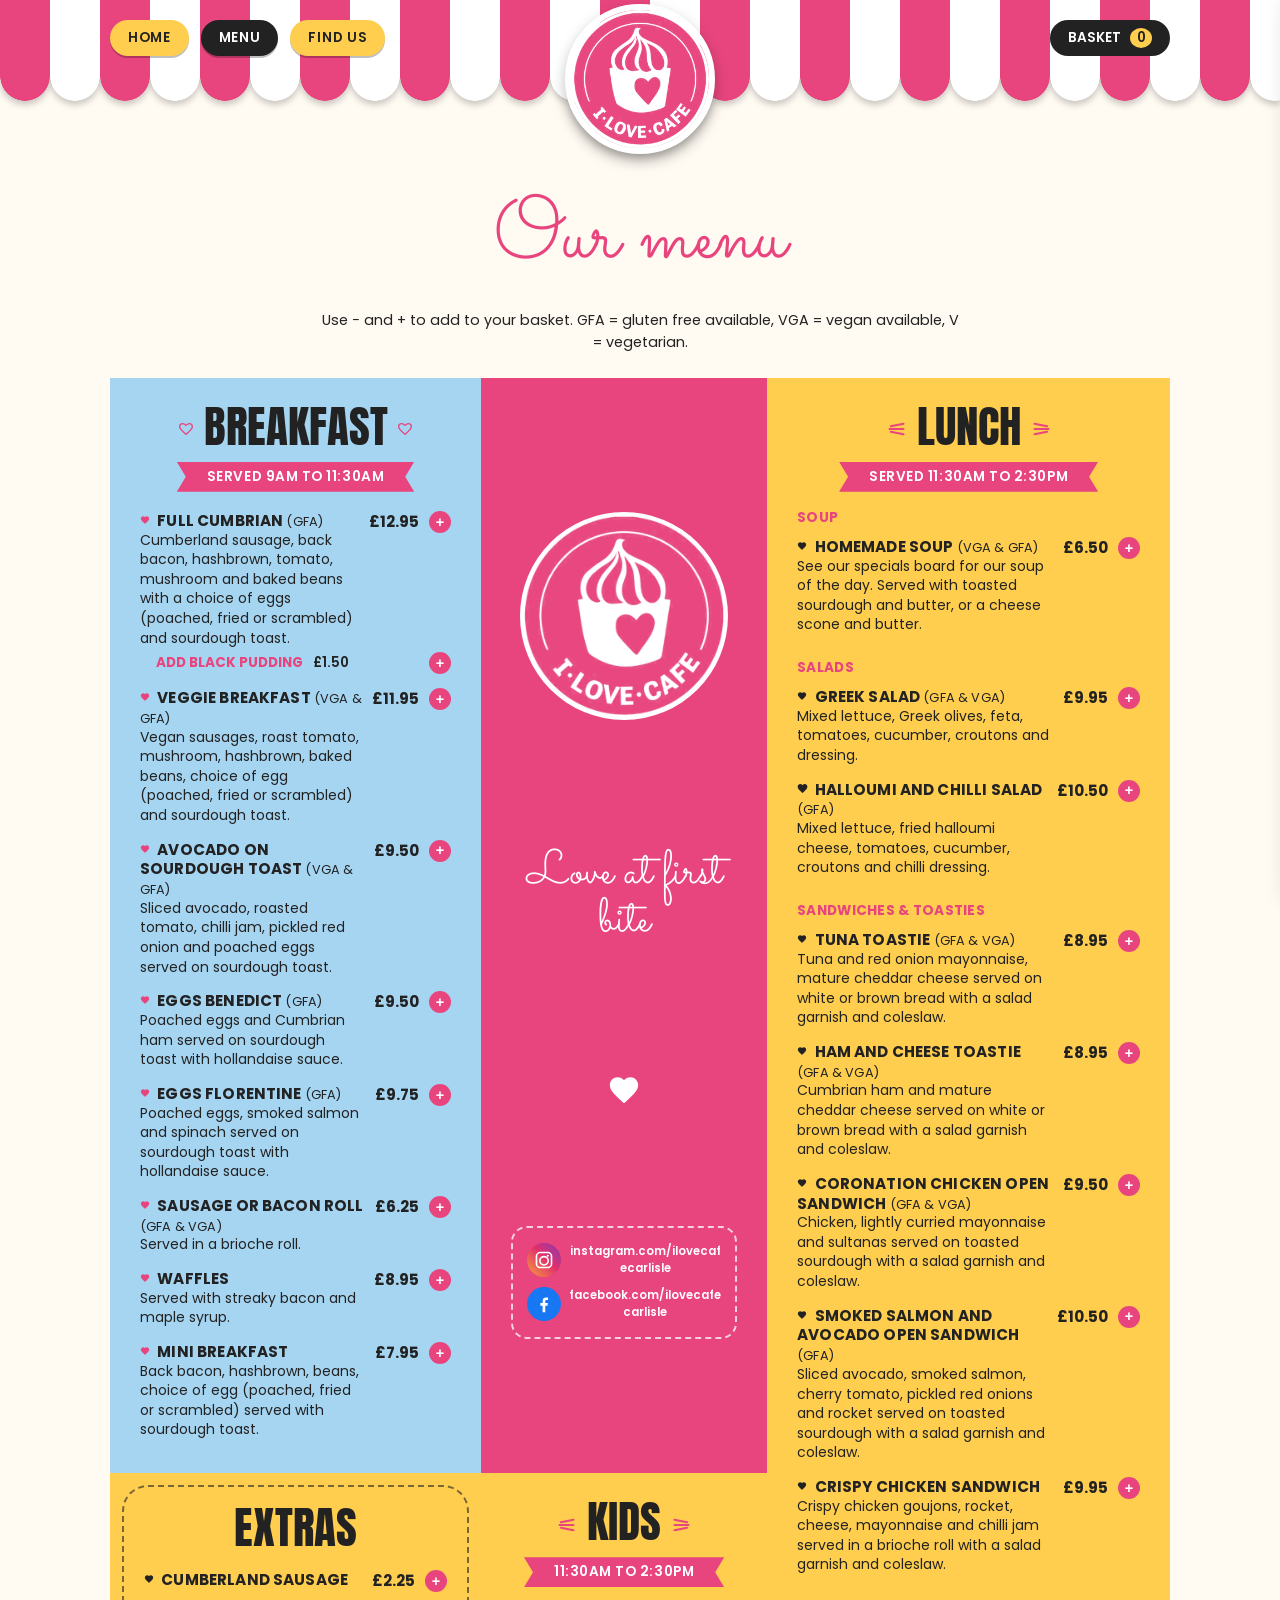
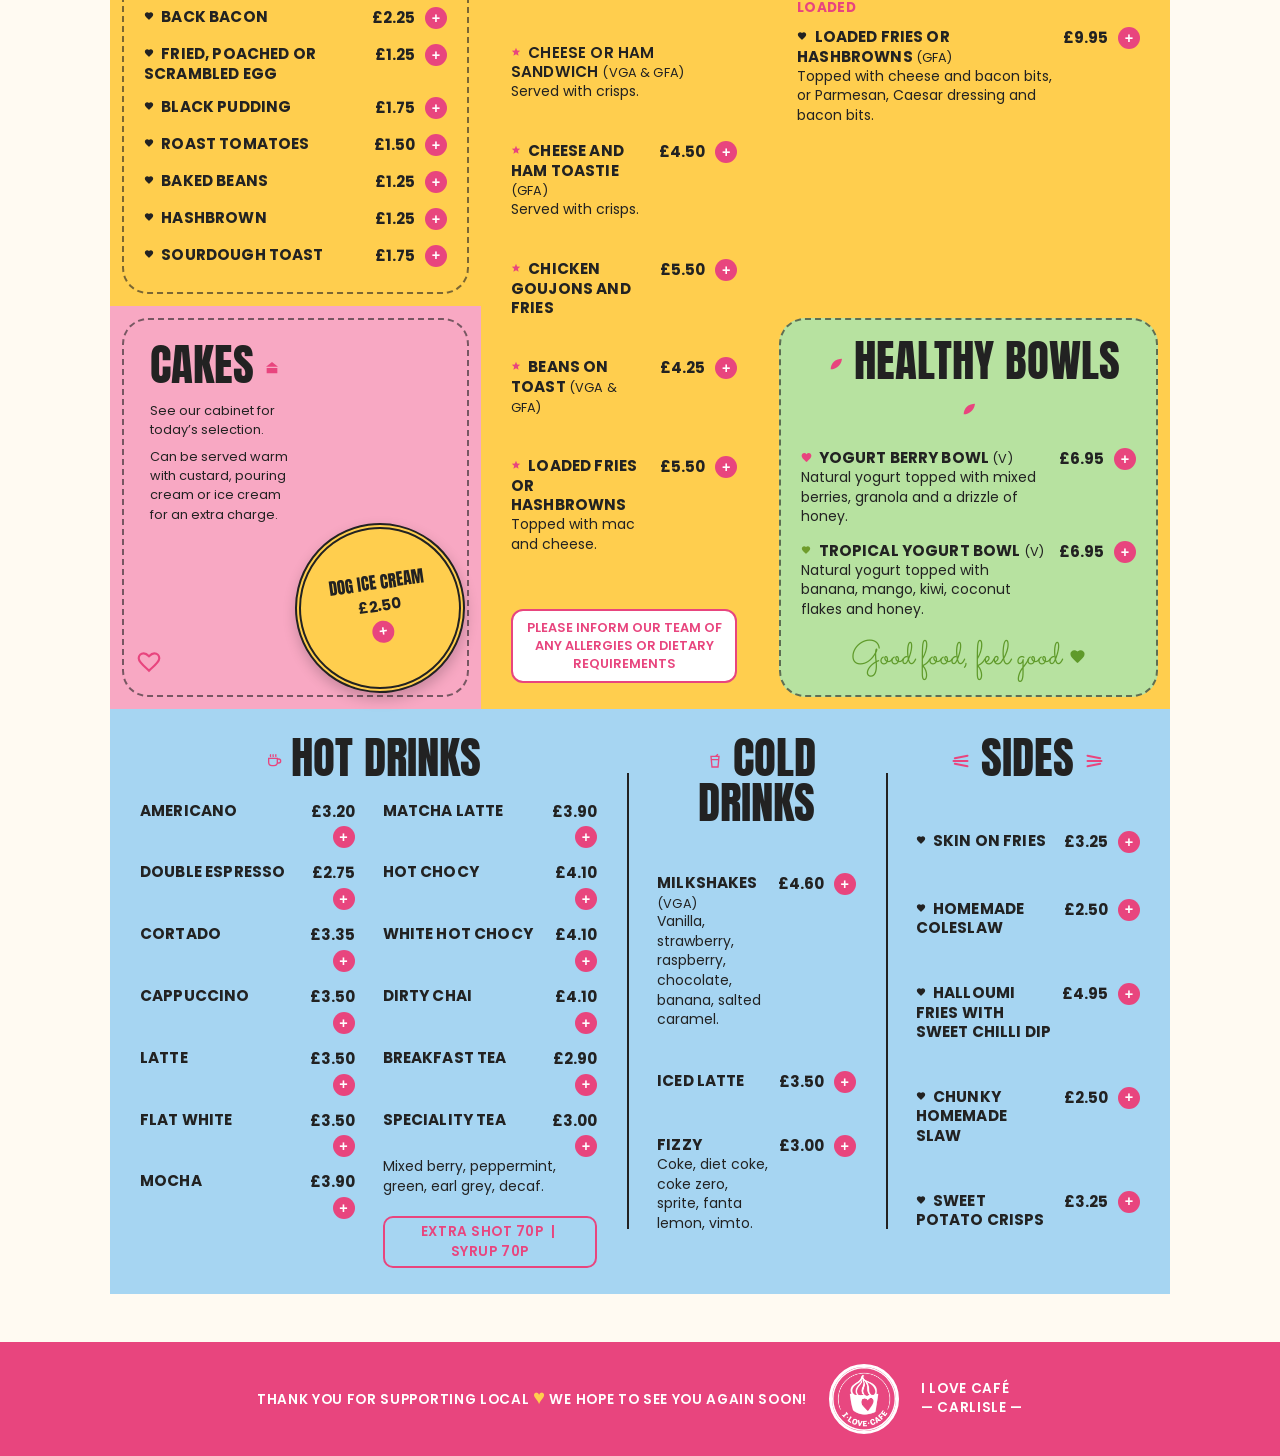
<file: menu.html>
<!DOCTYPE html>
<html lang="en">

<head>
  <meta charset="utf-8">
  <meta name="viewport" content="width=device-width, initial-scale=1">
  <title>Menu | I Love Café Carlisle</title>
  <link href="https://fonts.googleapis.com/css2?family=Anton&family=Poppins:wght@400;600&family=Sacramento&display=swap"
    rel="stylesheet">
  <link rel="stylesheet" href="./style.css">
</head>

<body>


  <!-- ===== NAVBAR (same on every page) ===== -->
  <header class="navbar">
    <nav class="navbar__links navbar__links--left" id="navLinksLeft" aria-label="Main">
      <a class="navbar__link" href="index.html">Home</a>
      <a class="navbar__link navbar__link--active" aria-current="page" href="menu.html">Menu</a>
      <a class="navbar__link" href="index.html#find-us">Find us</a>
    </nav>
    <a class="navbar__logo" href="index.html" aria-label="I Love Café home">
      <img class="navbar__logo-image" src="images/logo-pink.png" alt="I Love Café logo">
    </a>
    <nav class="navbar__links navbar__links--right">
      <button class="navbar__basket-button" id="openBasket">Basket <span class="navbar__basket-count"
          id="basketCount">0</span></button>
    </nav>
    <button class="navbar__burger" id="burgerButton" aria-label="Open menu" aria-expanded="false"
      aria-controls="navLinksLeft">&#9776;</button>
  </header>


  <div class="page-heading">
    <h1>Our menu</h1>
    <p>Use &minus; and + to add to your basket. GFA = gluten free available, VGA = vegan available, V = vegetarian.</p>
  </div>


  <main class="menu-page">
    <div class="menu-layout">


      <!-- LEFT COLUMN -->
      <div class="menu-column">
        <section class="menu-block menu-block--blue">
          <h3 class="menu-block__title">Breakfast</h3><br>
          <span class="menu-block__time">Served 9am to 11:30am</span>
          <div class="menu-items" data-category="breakfast"></div>
        </section>
        <section class="menu-block menu-block--yellow menu-block--boxed">
          <h3 class="menu-block__title">Extras</h3>
          <div class="menu-items" data-category="extras"></div>
        </section>
        <section class="menu-block menu-block--pink-light menu-block--boxed menu-block--cakes">
          <h3 class="menu-block__title">Cakes</h3>
          <div class="menu-items" data-category="cakes"></div>
        </section>
      </div>


      <!-- MIDDLE COLUMN (brand panel + kids) -->
      <div class="menu-column menu-column--brand">
        <section class="menu-block menu-block--pink">
          <img class="menu-brand__logo" src="images/logo-pink.png" alt="I Love Café Carlisle">
          <p class="menu-brand__tagline">Love at first bite</p>
          <svg class="menu-brand__heart" viewBox="0 0 24 24" aria-hidden="true">
            <path
              d="M12 21.35l-1.45-1.32C5.4 15.36 2 12.28 2 8.5 2 5.42 4.42 3 7.5 3c1.74 0 3.41.81 4.5 2.09C13.09 3.81 14.76 3 16.5 3 19.58 3 22 5.42 22 8.5c0 3.78-3.4 6.86-8.55 11.54L12 21.35z" />
          </svg>
          <div class="menu-brand__socials"><a class="menu-brand__social" href="https://instagram.com/ilovecafecarlisle">
              <svg class="menu-brand__icon" viewBox="0 0 24 24" aria-hidden="true">
                <path
                  d="M7 2C4.24 2 2 4.24 2 7v10c0 2.76 2.24 5 5 5h10c2.76 0 5-2.24 5-5V7c0-2.76-2.24-5-5-5H7zm10 2c1.66 0 3 1.34 3 3v10c0 1.66-1.34 3-3 3H7c-1.66 0-3-1.34-3-3V7c0-1.66 1.34-3 3-3h10zm-5 3a6 6 0 1 0 0 12 6 6 0 0 0 0-12zm0 2a4 4 0 1 1 0 8 4 4 0 0 1 0-8zm4.6-3.4a1.3 1.3 0 1 0 0 2.6 1.3 1.3 0 0 0 0-2.6z" />
              </svg>
              instagram.com/ilovecafecarlisle
            </a>
            <a class="menu-brand__social" href="https://facebook.com/ilovecafecarlisle">
              <svg class="menu-brand__icon" viewBox="0 0 24 24" aria-hidden="true">
                <path
                  d="M13.5 22v-8h2.7l.4-3.2h-3.1V8.7c0-.9.3-1.6 1.7-1.6h1.6V4.2c-.3 0-1.3-.1-2.4-.1-2.4 0-4 1.4-4 4.1v2.6H7.6V14h2.7v8h3.2z" />
              </svg>
              facebook.com/ilovecafecarlisle
            </a>
          </div>
        </section>
        <section class="menu-block menu-block--yellow">
          <h3 class="menu-block__title">Kids</h3><br>
          <span class="menu-block__time">11:30am to 2:30pm</span>
          <div class="menu-items" data-category="kids"></div>
          <div class="menu-brand__allergy">Please inform our team of any allergies or dietary requirements</div>
        </section>
      </div>


      <!-- RIGHT COLUMN -->
      <div class="menu-column">
        <section class="menu-block menu-block--yellow">
          <h3 class="menu-block__title">Lunch</h3><br>
          <span class="menu-block__time">Served 11:30am to 2:30pm</span>
          <div class="menu-items" data-category="lunch"></div>
        </section>
        <section class="menu-block menu-block--green">
          <h3 class="menu-block__title">Healthy bowls</h3>
          <div class="menu-items" data-category="bowls"></div>
        </section>
      </div>
    </div>


    <!-- BOTTOM ROW: drinks and sides -->
    <div class="menu-bottom">
      <section class="menu-block menu-block--blue">
        <h3 class="menu-block__title">Hot drinks</h3>
        <div class="menu-items menu-items--two-col" data-category="hot"></div>
      </section>
      <section class="menu-block menu-block--blue">
        <h3 class="menu-block__title">Cold drinks</h3>
        <div class="menu-items" data-category="cold"></div>
      </section>
      <section class="menu-block menu-block--blue">
        <h3 class="menu-block__title">Sides</h3>
        <div class="menu-items" data-category="sides"></div>
      </section>
    </div>
  </main>


  <footer class="footer">
    <span>Thank you for supporting local <span class="footer__heart">&hearts;</span> We hope to see you again
      soon!</span>
    <img class="footer__logo" src="images/logo-pink.png" alt="I Love Café Carlisle">
    <span class="footer__name">I Love Café<br>&mdash; Carlisle &mdash;</span>
  </footer>


  <script src="https://cdnjs.cloudflare.com/ajax/libs/jquery/3.7.1/jquery.min.js"></script>
  <script src="main.js"></script>
</body>

</html>
</file>
<file: style.css>
/* =====================================================
   I LOVE CAFE - STYLESHEET
   1. Colours & basics   2. Navbar (awning)   3. Hero
   4. Home sections      5. Menu page         6. Basket
   7. Footer             8. Mobile
   ===================================================== */


/* ---------- 1. COLOURS & BASICS (taken from the printed menu) ---------- */
:root {
  --colour-blue: #a6d5f2;
  --colour-pink: #e8457e;
  --colour-pink-light: #f8a8c3;
  --colour-yellow: #ffce4e;
  --colour-green: #b7e2a0;
  --colour-cream: #fffaf2;
  --colour-ink: #222222;
  --font-script: 'Sacramento', cursive;
  /* h1 and h2, like "Love at first bite" */
  --font-title: 'Anton', Impact, sans-serif;
  /* bold block titles, like "BREAKFAST" */
  --font-body: 'Poppins', Arial, sans-serif;
  --stripe-width: 50px;
  /* width of one awning stripe */
  --navbar-height: 76px;
}


* {
  box-sizing: border-box;
}


body {
  overflow-x: hidden;
  margin: 0;
  font-family: var(--font-body);
  color: var(--colour-ink);
  background: var(--colour-cream);
  line-height: 1.5;
}


h1,
h2 {
  font-family: var(--font-script);
  font-weight: 400;
  color: var(--colour-pink);
  line-height: 1;
  margin: 0 0 .3em;
}


h3 {
  font-family: var(--font-title);
  font-weight: 400;
  text-transform: uppercase;
  margin: 0 0 .3em;
}


h1 {
  font-size: 5.5rem;
}


h2 {
  font-size: 3.6rem;
}


a {
  color: inherit;
}


img {
  max-width: 100%;
}


.section {
  max-width: 1100px;
  margin: 0 auto;
  padding: 70px 20px;
}


.section__title {
  text-align: center;
}


.section__subtitle {
  text-align: center;
  max-width: 520px;
  margin: 0 auto 34px;
}


.button {
  display: inline-block;
  border: 0;
  cursor: pointer;
  text-decoration: none;
  background: var(--colour-pink);
  color: #fff;
  font: 600 .95rem var(--font-body);
  text-transform: uppercase;
  letter-spacing: .04em;
  padding: 12px 28px;
  border-radius: 30px;
  box-shadow: 0 3px 0 rgba(0, 0, 0, .2);
}


.button:hover {
  transform: translateY(-2px);
}


.button--yellow {
  background: var(--colour-yellow);
  color: var(--colour-ink);
}




/* Photo placeholder: put your picture in style="--photo: url(...)". A coloured dotted tile shows if there is no picture. */
.photo {
  --tint: var(--colour-blue);
  background-image: var(--photo, none), radial-gradient(rgba(255, 255, 255, .45) 4px, transparent 5px), linear-gradient(var(--tint), var(--tint));
  background-size: cover, 28px 28px, cover;
  background-position: center;
}


.photo:nth-child(4n+2) {
  --tint: var(--colour-pink-light);
}


.photo:nth-child(4n+3) {
  --tint: var(--colour-yellow);
}


.photo:nth-child(4n+4) {
  --tint: var(--colour-green);
}


/* keyboard focus: dark ring + white halo so it shows on every colour */
:focus-visible {
  outline: 3px solid var(--colour-ink);
  outline-offset: 3px;
  box-shadow: 0 0 0 6px #fff;
}

.visually-hidden {
  position: absolute;
  width: 1px;
  height: 1px;
  overflow: hidden;
  clip: rect(0 0 0 0);
  white-space: nowrap;
}

/* ---------- 2. NAVBAR (striped awning with scalloped edge) ---------- */
.navbar {
  position: sticky;
  top: 0;
  z-index: 50;
  height: var(--navbar-height);
  display: flex;
  align-items: center;
  /* justify-content: space-between; */
  padding: 0 28px;
  background: repeating-linear-gradient(90deg, var(--colour-pink) 0 var(--stripe-width), #fff var(--stripe-width) calc(var(--stripe-width) * 2));
  filter: drop-shadow(0 4px 3px rgba(0, 0, 0, .2));
}


.navbar::after {
  content: "";
  position: absolute;
  left: 0;
  right: 0;
  top: 100%;
  height: calc(var(--stripe-width) / 2);
  background-image: radial-gradient(circle at calc(var(--stripe-width) * .5) 0, var(--colour-pink) calc(var(--stripe-width) * .5 - .5px), transparent calc(var(--stripe-width) * .5)), radial-gradient(circle at calc(var(--stripe-width) * 1.5) 0, #fff calc(var(--stripe-width) * .5 - .5px), transparent calc(var(--stripe-width) * .5));
  background-size: calc(var(--stripe-width) * 2) 100%;
  background-repeat: repeat-x;
}


.navbar__links {
  display: flex;
  align-items: center;
  gap: 12px;
  flex: 1;
}


.navbar__links--right {
  justify-content: flex-end;
}

/*
.navbar__links--left {
  justify-content: flex-end;
} */


.navbar__link {
  background: var(--colour-yellow);
  color: var(--colour-ink);
  text-decoration: none;
  font: 600 .85rem var(--font-body);
  text-transform: uppercase;
  letter-spacing: .05em;
  padding: 8px 18px;
  border-radius: 30px;
  box-shadow: 0 2px 0 rgba(0, 0, 0, .25);
}


.navbar__link:hover,
.navbar__link--active {
  background: var(--colour-ink);
  color: #fff;
}


.navbar__logo {
  position: relative;
  z-index: 2;
  flex: 0 0 170px;
  height: var(--navbar-height);
}


.navbar__logo-image {
  position: absolute;
  top: 4px;
  left: 50%;
  transform: translateX(-50%);
  width: 150px;
  height: 150px;
  border-radius: 50%;
  border: 6px solid #fff;
  box-shadow: 0 6px 14px rgba(0, 0, 0, .25);
  background: var(--colour-pink);
}


.navbar__basket-button {
  background: var(--colour-ink);
  color: #fff;
  border: 0;
  border-radius: 30px;
  padding: 8px 18px;
  font: 600 .85rem var(--font-body);
  text-transform: uppercase;
  cursor: pointer;
}


.navbar__basket-count {
  background: var(--colour-yellow);
  color: var(--colour-ink);
  border-radius: 50%;
  display: inline-block;
  min-width: 22px;
  margin-left: 6px;
  text-align: center;
}


.navbar__burger {
  display: none;
  background: var(--colour-yellow);
  border: 0;
  border-radius: 10px;
  font-size: 1.5rem;
  padding: 2px 10px;
  cursor: pointer;
}


/* ---------- 3. HERO ---------- */
.hero {
  position: relative;
  display: flex;
  align-items: center;
  justify-content: center;
  min-height: 60vh;
  padding: 150px 20px 80px;
  text-align: center;
  background-image: var(--photo, none), radial-gradient(rgba(255, 255, 255, .35) 9px, transparent 10px), linear-gradient(var(--colour-blue), var(--colour-blue));
  background-size: cover, 56px 56px, cover;
  background-position: center;
}


.hero__card {
  position: relative;
  background: var(--colour-cream);
  border-radius: 50px;
  padding: 40px 44px;
  max-width: 580px;
  box-shadow: 0 0 0 8px rgba(255, 255, 255, .6), 0 18px 40px rgba(0, 0, 0, .2);
}


.hero__text {
  margin: 0 0 20px;
}


.hero__buttons {
  display: flex;
  gap: 12px;
  justify-content: center;
  flex-wrap: wrap;
}


.hero__sticker {
  position: absolute;
  right: -50px;
  top: -50px;
  width: 120px;
  height: 120px;
  border-radius: 50%;
  background: var(--colour-yellow);
  display: flex;
  flex-direction: column;
  align-items: center;
  justify-content: center;
  transform: rotate(12deg);
  font: 400 1.5rem/1 var(--font-title);
  text-transform: uppercase;
  box-shadow: 0 4px 10px rgba(0, 0, 0, .2);
}


.polaroid:nth-child(2) .polaroid__photo {
  --tint: var(--colour-pink-light);
}


.polaroid:nth-child(3) .polaroid__photo {
  --tint: var(--colour-yellow);
}


.hero__status {
  display: inline-block;
  margin: 0 0 16px;
  padding: 4px 14px;
  border-radius: 30px;
  background: #fff;
  font: 600 .8rem var(--font-body);
  text-transform: uppercase;
  letter-spacing: .04em;
}

.hero__status:empty {
  display: none;
}

.hero__status::before {
  content: '';
  display: inline-block;
  width: .6em;
  height: .6em;
  margin-right: .5em;
  border-radius: 50%;
  background: var(--status-colour, #888);
}

.hero__status--open {
  --status-colour: #2e9b3f;
}

.hero__status--closed {
  --status-colour: var(--colour-pink);
}

/* ---------- 4. HOME SECTIONS ---------- */
.service-times {
  display: grid;
  grid-template-columns: repeat(3, 1fr);
  gap: 14px;
  max-width: 1100px;
  margin: -30px auto 0;
  padding: 0 20px;
  position: relative;
}


.service-tile {
  border-radius: 22px;
  padding: 18px;
  text-align: center;
  box-shadow: 0 6px 14px rgba(0, 0, 0, .12);
}


.service-tile__title {
  font-size: 2rem;
  margin: 0;
}


.service-tile__time {
  font-weight: 600;
  font-size: .85rem;
  text-transform: uppercase;
}


.service-tile--blue {
  background: var(--colour-blue);
}


.service-tile--yellow {
  background: var(--colour-yellow);
}


.service-tile--pink {
  background: var(--colour-pink-light);
}


.highlights {
  display: grid;
  grid-template-columns: repeat(auto-fit, minmax(220px, 1fr));
  gap: 18px;
}


.highlight-card {
  border-radius: 26px;
  padding: 26px 20px;
  text-align: center;
}


.highlight-card--blue {
  background: var(--colour-blue);
}


.highlight-card--yellow {
  background: var(--colour-yellow);
}


.highlight-card--green {
  background: var(--colour-green);
}


.highlight-card--pink {
  background: var(--colour-pink-light);
}


.highlight-card__emoji {
  width: 76px;
  height: 76px;
  line-height: 76px;
  margin: 0 auto 10px;
  background: #fff;
  border-radius: 50%;
  font-size: 2.4rem;
}


.highlight-card__title {
  font-size: 1.6rem;
}


.highlight-card__description {
  font-size: .85rem;
  min-height: 3.4em;
}


.highlight-card__price {
  font-weight: 600;
  font-size: 1.2rem;
}


.highlight-card .button {
  margin-top: 12px;
}


.highlights__more {
  text-align: center;
  margin-top: 30px;
}


.gallery-preview {
  display: grid;
  grid-template-columns: 1.6fr 1fr;
  gap: 30px;
  align-items: center;
}


.gallery-slider {
  position: relative;
  aspect-ratio: 4 / 3.2;
  border-radius: 30px;
  overflow: hidden;
  box-shadow: 0 10px 24px rgba(0, 0, 0, .18);
}


.gallery-slider__slide {
  position: absolute;
  inset: 0;
  opacity: 0;
  transition: opacity 1s;
}


.gallery-slider__slide--active {
  opacity: 1;
}


.gallery-stack {
  display: flex;
  flex-direction: column;
  gap: 10px;
  padding: 10px 0;
}


.polaroid {
  background: #fff;
  padding: 8px 8px 26px;
  box-shadow: 0 6px 14px rgba(0, 0, 0, .2);
  width: 66%;
  margin: 0 auto;
  transition: transform .2s;
}


.polaroid__photo {
  aspect-ratio: 4 / 3;
}


.polaroid:nth-child(1) {
  transform: rotate(4deg);
}


.polaroid:nth-child(2) {
  transform: rotate(6deg);
}


.polaroid:nth-child(3) {
  transform: rotate(3deg);
}


.polaroid:hover {
  transform: rotate(0) scale(1.04);
}


.gallery-preview__more {
  text-align: center;
  margin-top: 34px;
}


.find-us {
  max-width: 1060px;
  margin: 0 auto 70px;
  padding: 44px 34px;
  border-radius: 40px;
  background: var(--colour-pink);
  scroll-margin-top: 140px;
  color: #fff;
  display: grid;
  grid-template-columns: repeat(auto-fit, minmax(230px, 1fr));
  gap: 28px;
}


.find-us__title {
  color: #fff;
  font-size: 3rem;
}


.find-us__map {
  min-height: 200px;
  border-radius: 22px;
  overflow: hidden;
  background: var(--colour-blue);
}


.find-us__map-frame {
  border: 0;
  width: 100%;
  height: 100%;
  min-height: 200px;
}


/* ---------- 5. MENU PAGE (coloured panels like the printed menu) ---------- */
.page-heading {
  text-align: center;
  padding: 120px 20px 10px;
}


.menu-page {
  max-width: 1200px;
  margin: 0 auto;
  padding: 20px;
}


.menu-layout {
  display: grid;
  grid-template-columns: repeat(3, 1fr);
  gap: 14px;
  align-items: stretch;
  /* the three columns always end at exactly the same height, like the printed menu */
}


.menu-column {
  display: flex;
  flex-direction: column;
  gap: 14px;
}


/* the last panel of the outer columns stretches to fill, so all three columns finish level */
.menu-column:not(.menu-column--brand)>.menu-block:last-child {
  flex: 1 0 auto;
}


/* middle column, like the printed menu: the pink brand panel takes about
   two thirds of the stretch, the kids panel the rest, and both fill nicely */
.menu-column--brand .menu-block--pink {
  flex: 5 1 auto;
  display: flex;
  flex-direction: column;
  align-items: center;
  justify-content: space-evenly;
  gap: 10px;
  padding-top: 26px;
  padding-bottom: 26px;
}


.menu-column--brand .menu-block--yellow {
  flex: 2 1 auto;
  display: flex;
  flex-direction: column;
}


/* kids items spread evenly down the panel and the allergy note sits at the bottom */
.menu-column--brand .menu-block--yellow .menu-items {
  flex: 1;
  display: flex;
  flex-direction: column;
  justify-content: space-evenly;
  margin: 6px 0;
}


.menu-column--brand .menu-block--yellow .menu-item {
  padding: 2px 0;
}




.menu-bottom {
  display: grid;
  grid-template-columns: 2fr 1fr 1fr;
  gap: 14px;
  margin-top: 14px;
  align-items: stretch;
  /* the three bottom panels also finish level */
}


/* cold drinks and sides have few items, so they spread out evenly
   instead of leaving an empty gap at the bottom of the panel */
.menu-bottom .menu-block {
  display: flex;
  flex-direction: column;
}


.menu-bottom .menu-items:not(.menu-items--two-col) {
  flex: 1;
  display: flex;
  flex-direction: column;
  justify-content: space-evenly;
}


.menu-block {
  border-radius: 22px;
  padding: 22px 24px;
}


.menu-block--blue {
  background: var(--colour-blue);
}


.menu-block--yellow {
  background: var(--colour-yellow);
}


.menu-block--green {
  background: var(--colour-green);
}


.menu-block--pink-light {
  background: var(--colour-pink-light);
}


.menu-block--pink {
  background: var(--colour-pink);
  color: #fff;
  text-align: center;
}


.menu-block--cakes {
  position: relative;
  /* room for the dog ice cream sticker in the bottom corner */
  padding-bottom: 205px;
}


/* section titles get hand-drawn flourishes beside them, like the printed menu */
.menu-block__title::before,
.menu-block__title::after {
  content: '';
  display: none;
  width: .36em;
  height: .36em;
  margin: 0 .22em;
  vertical-align: .16em;
  background-color: var(--accent-colour, var(--colour-pink));
  -webkit-mask: var(--accent-image) center / contain no-repeat;
  mask: var(--accent-image) center / contain no-repeat;
}


/* breakfast: outline hearts flanking the title, like the printed menu */
.menu-block:has([data-category="breakfast"]) .menu-block__title::before,
.menu-block:has([data-category="breakfast"]) .menu-block__title::after {
  display: inline-block;
  --accent-image: url("data:image/svg+xml;utf8,<svg xmlns='http://www.w3.org/2000/svg' viewBox='0 0 24 24'><path d='M12 20l-1.4-1.3C5.6 14.5 2.5 11.6 2.5 8.6 2.5 6 4.5 4 7.1 4c1.6 0 3.1.8 4.9 2.6C13.8 4.8 15.3 4 16.9 4c2.6 0 4.6 2 4.6 4.6 0 3-3.1 5.9-8.1 10.1L12 20z' fill='none' stroke='black' stroke-width='2'/></svg>");
}


/* lunch, kids and sides: radiating sunburst lines */
.menu-block:has([data-category="lunch"]) .menu-block__title::before,
.menu-block:has([data-category="kids"]) .menu-block__title::before,
.menu-block:has([data-category="sides"]) .menu-block__title::before {
  display: inline-block;
  width: .52em;
  --accent-image: url("data:image/svg+xml;utf8,<svg xmlns='http://www.w3.org/2000/svg' viewBox='0 0 28 24'><path d='M26 4 7 8M26 12 5 12M26 20 7 16' stroke='black' stroke-width='3' fill='none' stroke-linecap='round'/></svg>");
}


.menu-block:has([data-category="lunch"]) .menu-block__title::after,
.menu-block:has([data-category="kids"]) .menu-block__title::after,
.menu-block:has([data-category="sides"]) .menu-block__title::after {
  display: inline-block;
  width: .52em;
  --accent-image: url("data:image/svg+xml;utf8,<svg xmlns='http://www.w3.org/2000/svg' viewBox='0 0 28 24'><path d='M2 4 21 8M2 12 23 12M2 20 21 16' stroke='black' stroke-width='3' fill='none' stroke-linecap='round'/></svg>");
}


/* healthy bowls: little leaves */
.menu-block:has([data-category="bowls"]) .menu-block__title::before,
.menu-block:has([data-category="bowls"]) .menu-block__title::after {
  display: inline-block;
  --accent-image: url("data:image/svg+xml;utf8,<svg xmlns='http://www.w3.org/2000/svg' viewBox='0 0 24 24'><path d='M4 20C4 10 12 4 21 4c-1 9-8 16-17 16z'/></svg>");
}


/* hot drinks: steaming mug; cold drinks: cup with a straw */
.menu-block:has([data-category="hot"]) .menu-block__title::before {
  display: inline-block;
  --accent-image: url("data:image/svg+xml;utf8,<svg xmlns='http://www.w3.org/2000/svg' viewBox='0 0 24 24'><path d='M4 8h13v6a5 5 0 0 1-5 5H9a5 5 0 0 1-5-5V8zm13 1h2a3 3 0 0 1 0 6h-2V9zM7 2c-.6 1.4-.6 2.6 0 4M11 2c-.6 1.4-.6 2.6 0 4M15 2c-.6 1.4-.6 2.6 0 4' stroke='black' stroke-width='2' fill='none'/></svg>");
}


.menu-block:has([data-category="cold"]) .menu-block__title::before {
  display: inline-block;
  --accent-image: url("data:image/svg+xml;utf8,<svg xmlns='http://www.w3.org/2000/svg' viewBox='0 0 24 24'><path d='M6 5h12l-1.5 16h-9L6 5zm1 5h10M13 5l3.5-3' stroke='black' stroke-width='2' fill='none'/></svg>");
}


/* cakes: slice of cake doodle after the title */
.menu-block:has([data-category="cakes"]) .menu-block__title::after {
  display: inline-block;
  --accent-image: url("data:image/svg+xml;utf8,<svg xmlns='http://www.w3.org/2000/svg' viewBox='0 0 24 24'><path d='M12 3 3 10h18L12 3zM4 12h16v8H4v-8z'/></svg>");
}


.menu-block__title {
  font-size: 2.8rem;
  line-height: 1;
  text-align: center;
}


/* serving-time banners sit centered under the title, like the printed menu */
.menu-block__title+br {
  display: none;
}


.menu-block__time {
  display: block;
  width: fit-content;
  margin: 0 auto 12px;
  background: var(--colour-pink);
  color: #fff;
  font: 600 .8rem var(--font-body);
  text-transform: uppercase;
  padding: 3px 18px;
}


.menu-block__time--foot {
  display: block;
  text-align: center;
  margin-top: 12px;
  margin-bottom: 0;
}


.menu-block__note {
  font-size: .8rem;
  margin: 0 0 8px;
}


.menu-block__script {
  /* script tagline at the bottom of a panel, like "Good food, feel good" */
  font: 400 2.1rem/1.1 var(--font-script);
  text-align: center;
  margin-top: 14px;
}


/* pink heart at the end of the script tagline, like the printed menu */
.menu-block__script::after {
  content: '';
  display: inline-block;
  width: 17px;
  height: 17px;
  margin-left: 8px;
  vertical-align: -1px;
  background-color: var(--colour-pink);
  -webkit-mask: url("data:image/svg+xml;utf8,<svg xmlns='http://www.w3.org/2000/svg' viewBox='0 0 24 24'><path d='M12 21.35l-1.45-1.32C5.4 15.36 2 12.28 2 8.5 2 5.42 4.42 3 7.5 3c1.74 0 3.41.81 4.5 2.09C13.09 3.81 14.76 3 16.5 3 19.58 3 22 5.42 22 8.5c0 3.78-3.4 6.86-8.55 11.54L12 21.35z'/></svg>") center / contain no-repeat;
  mask: url("data:image/svg+xml;utf8,<svg xmlns='http://www.w3.org/2000/svg' viewBox='0 0 24 24'><path d='M12 21.35l-1.45-1.32C5.4 15.36 2 12.28 2 8.5 2 5.42 4.42 3 7.5 3c1.74 0 3.41.81 4.5 2.09C13.09 3.81 14.76 3 16.5 3 19.58 3 22 5.42 22 8.5c0 3.78-3.4 6.86-8.55 11.54L12 21.35z'/></svg>") center / contain no-repeat;
}


.menu-group-title {
  color: var(--colour-pink);
  font: 700 .85rem var(--font-body);
  text-transform: uppercase;
  letter-spacing: .02em;
  margin: 16px 0 2px;
}


.menu-brand__logo {
  width: 92%;
  border-radius: 50%;
}


.menu-brand__tagline {
  font: 400 3rem/1 var(--font-script);
  margin: 10px 0;
}


/* social links with round white badges, like the printed menu */
.menu-brand__social {
  display: flex;
  align-items: center;
  gap: 12px;
  background: rgba(255, 255, 255, .18);
  border-radius: 30px;
  padding: 7px 14px 7px 8px;
  margin-top: 10px;
  font-weight: 600;
  font-size: .85rem;
  color: #fff;
  text-decoration: none;
}


.menu-brand__icon {
  width: 34px;
  height: 34px;
  flex: 0 0 34px;
  background: #fff;
  border-radius: 50%;
  padding: 7px;
  fill: var(--colour-pink);
}


/* little white heart between the tagline and the social links */
.menu-brand__heart {
  width: 34px;
  height: 34px;
  fill: #fff;
}


.menu-brand__allergy {
  background: #fff;
  color: var(--colour-pink);
  border: 2px solid var(--colour-pink);
  border-radius: 12px;
  font: 600 .8rem var(--font-body);
  text-transform: uppercase;
  text-align: center;
  padding: 8px;
  margin-top: 12px;
}


.menu-item {
  display: grid;
  grid-template-columns: 1fr auto auto;
  align-items: start;
  gap: 0 10px;
  padding: 7px 0;
}


/* item names: heavy all-caps with a little vector heart bullet, like the printed menu */
.menu-item__name {
  font-weight: 700;
  font-size: .95rem;
  line-height: 1.3;
  text-transform: uppercase;
  letter-spacing: .01em;
}


/* hearts are drawn as vector shapes (a text glyph can render as a broken caret) */
.menu-item__name::before {
  content: '';
  display: inline-block;
  width: .68em;
  height: .68em;
  margin-right: 7px;
  vertical-align: 4%;
  background-color: var(--bullet-colour, var(--colour-pink));
  -webkit-mask: url("data:image/svg+xml;utf8,<svg xmlns='http://www.w3.org/2000/svg' viewBox='0 0 24 24'><path d='M12 21.35l-1.45-1.32C5.4 15.36 2 12.28 2 8.5 2 5.42 4.42 3 7.5 3c1.74 0 3.41.81 4.5 2.09C13.09 3.81 14.76 3 16.5 3 19.58 3 22 5.42 22 8.5c0 3.78-3.4 6.86-8.55 11.54L12 21.35z'/></svg>") center / contain no-repeat;
  mask: url("data:image/svg+xml;utf8,<svg xmlns='http://www.w3.org/2000/svg' viewBox='0 0 24 24'><path d='M12 21.35l-1.45-1.32C5.4 15.36 2 12.28 2 8.5 2 5.42 4.42 3 7.5 3c1.74 0 3.41.81 4.5 2.09C13.09 3.81 14.76 3 16.5 3 19.58 3 22 5.42 22 8.5c0 3.78-3.4 6.86-8.55 11.54L12 21.35z'/></svg>") center / contain no-repeat;
}


/* lunch / extras / sides = dark hearts */
.menu-items[data-category="lunch"] .menu-item__name,
.menu-items[data-category="extras"] .menu-item__name,
.menu-items[data-category="sides"] .menu-item__name {
  --bullet-colour: var(--colour-ink);
}


/* healthy bowls = pink and green hearts */
.menu-items[data-category="bowls"] .menu-item:nth-child(even) .menu-item__name {
  --bullet-colour: #6f9c2b;
}


/* kids = pink stars */
.menu-items[data-category="kids"] .menu-item__name {
  --bullet-colour: var(--colour-pink);
}


.menu-items[data-category="kids"] .menu-item__name::before {
  -webkit-mask-image: url("data:image/svg+xml;utf8,<svg xmlns='http://www.w3.org/2000/svg' viewBox='0 0 24 24'><path d='M12 17.27L18.18 21l-1.64-7.03L22 9.24l-7.19-.61L12 2 9.19 8.63 2 9.24l5.46 4.73L5.82 21z'/></svg>");
  mask-image: url("data:image/svg+xml;utf8,<svg xmlns='http://www.w3.org/2000/svg' viewBox='0 0 24 24'><path d='M12 17.27L18.18 21l-1.64-7.03L22 9.24l-7.19-.61L12 2 9.19 8.63 2 9.24l5.46 4.73L5.82 21z'/></svg>");
}


/* drinks = plain lists, no bullets */
.menu-items[data-category="hot"] .menu-item__name::before,
.menu-items[data-category="cold"] .menu-item__name::before {
  display: none;
}


.menu-item__tags {
  font-weight: 400;
  font-size: .8rem;
}


.menu-item__description {
  grid-column: 1;
  font-size: .875rem;
  line-height: 1.4;
}


.menu-item__price {
  grid-row: 1 / span 2;
  grid-column: 2;
  font-weight: 700;
  font-size: .95rem;
  white-space: nowrap;
}


/* ---------- quantity stepper: [ - ] 0 [ + ] ---------- */
.menu-item__stepper {
  grid-row: 1 / span 2;
  grid-column: 3;
  display: flex;
  align-items: center;
  gap: 3px;
  background: #fff;
  border-radius: 20px;
  padding: 2px;
  box-shadow: 0 2px 0 rgba(0, 0, 0, .15);
}


.menu-item__step {
  width: 24px;
  height: 24px;
  border: 0;
  border-radius: 50%;
  background: var(--colour-pink);
  color: #fff;
  font-size: 1rem;
  font-weight: 700;
  line-height: 1;
  cursor: pointer;
  padding: 0;
}


.menu-item__step:hover {
  background: var(--colour-ink);
}


.menu-item__count {
  min-width: 20px;
  text-align: center;
  font: 600 .8rem var(--font-body);
}


/* add-on line inside an item, like "Add black pudding £1.50" */
.menu-addon {
  grid-column: 1 / -1;
  display: flex;
  align-items: center;
  flex-wrap: wrap;
  gap: 4px 10px;
  margin-top: 4px;
  padding-left: 16px;
  font-size: .85rem;
}


.menu-addon__name {
  font-weight: 700;
  color: var(--colour-pink);
  text-transform: uppercase;
}


.menu-addon__price {
  font-weight: 600;
}


.menu-addon .menu-item__stepper {
  grid-row: auto;
  grid-column: auto;
  margin-left: auto;
}


/* "Dog ice cream £2.50" yellow circle sticker on the cakes panel */
.menu-sticker {
  position: absolute;
  right: 16px;
  bottom: 16px;
  width: 170px;
  aspect-ratio: 1;
  padding: 10px;
  background: var(--colour-yellow);
  border: 6px double var(--colour-ink);
  border-radius: 50%;
  transform: rotate(-8deg);
  box-shadow: 0 6px 14px rgba(0, 0, 0, .2);
  display: flex;
  flex-direction: column;
  align-items: center;
  justify-content: center;
  text-align: center;
  gap: 3px;
}


.menu-sticker__name {
  font: 400 1.05rem/1.1 var(--font-title);
  text-transform: uppercase;
}


.menu-sticker__price {
  font-weight: 700;
  font-size: .95rem;
}


/* little outline heart doodle in the bottom corner of the cakes panel */
.menu-block--cakes::after {
  content: '';
  position: absolute;
  left: 26px;
  bottom: 34px;
  width: 26px;
  height: 26px;
  background-color: var(--colour-pink);
  -webkit-mask: url("data:image/svg+xml;utf8,<svg xmlns='http://www.w3.org/2000/svg' viewBox='0 0 24 24'><path d='M12 20l-1.4-1.3C5.6 14.5 2.5 11.6 2.5 8.6 2.5 6 4.5 4 7.1 4c1.6 0 3.1.8 4.9 2.6C13.8 4.8 15.3 4 16.9 4c2.6 0 4.6 2 4.6 4.6 0 3-3.1 5.9-8.1 10.1L12 20z' fill='none' stroke='black' stroke-width='2'/></svg>") center / contain no-repeat;
  mask: url("data:image/svg+xml;utf8,<svg xmlns='http://www.w3.org/2000/svg' viewBox='0 0 24 24'><path d='M12 20l-1.4-1.3C5.6 14.5 2.5 11.6 2.5 8.6 2.5 6 4.5 4 7.1 4c1.6 0 3.1.8 4.9 2.6C13.8 4.8 15.3 4 16.9 4c2.6 0 4.6 2 4.6 4.6 0 3-3.1 5.9-8.1 10.1L12 20z' fill='none' stroke='black' stroke-width='2'/></svg>") center / contain no-repeat;
}


/* two price columns inside the hot drinks panel, like the printed menu */
.menu-items--two-col {
  columns: 2;
  column-gap: 24px;
}


.menu-items--two-col .menu-item,
.menu-items--two-col .menu-addon {
  break-inside: avoid;
}


/* the drinks columns are narrow, so the stepper sits under the price
   and names + prices still line up like the printed menu */
.menu-items--two-col .menu-item {
  grid-template-columns: 1fr auto;
}


.menu-items--two-col .menu-item__price {
  grid-row: 1;
  grid-column: 2;
}


.menu-items--two-col .menu-item__stepper {
  grid-row: 2;
  grid-column: 2;
  justify-self: end;
  margin-top: 3px;
}


.menu-items--two-col .menu-item__description {
  grid-column: 1 / -1;
}


/* item without a price on the printed menu (kids sandwich) */
.menu-item--no-price .menu-item__name {
  font-weight: 600;
}





/* ---------- 6. BASKET (slide-in drawer, built by main.js) ---------- */
.basket {
  position: fixed;
  top: 0;
  right: 0;
  bottom: 0;
  z-index: 100;
  width: 360px;
  max-width: 100%;
  padding: 22px;
  background: #fff;
  display: flex;
  flex-direction: column;
  transform: translateX(105%);
  transition: transform .3s;
  box-shadow: -8px 0 24px rgba(0, 0, 0, .2);
}


.basket--open {
  transform: none;
}


.basket__header {
  display: flex;
  justify-content: space-between;
  align-items: center;
}


.basket__title {
  font-size: 3rem;
  margin: 0;
}


.basket__close {
  background: none;
  border: 0;
  font-size: 1.8rem;
  cursor: pointer;
}


.basket__items {
  flex: 1;
  overflow-y: auto;
  margin: 10px 0;
}


.basket__empty {
  text-align: center;
  opacity: .7;
  padding: 30px 0;
}


.basket-line {
  display: flex;
  align-items: center;
  gap: 8px;
  padding: 8px 0;
  border-bottom: 1px dashed var(--colour-pink-light);
  font-size: .9rem;
}


.basket-line__name {
  flex: 1;
  font-weight: 600;
}


.basket-line__price {
  white-space: nowrap;
  font-weight: 600;
}


.basket-line__button {
  width: 26px;
  height: 26px;
  border: 0;
  border-radius: 50%;
  background: var(--colour-blue);
  font-weight: 700;
  cursor: pointer;
}


.basket-line__button--remove {
  background: var(--colour-pink);
  color: #fff;
}


.basket__total {
  display: flex;
  justify-content: space-between;
  font: 400 1.6rem var(--font-title);
  margin-bottom: 12px;
}


.checkout-form {
  display: none;
  margin-top: 12px;
}


.checkout-form--open {
  display: block;
}


.checkout-form__input {
  width: 100%;
  margin-bottom: 8px;
  padding: 10px 14px;
  border: 2px solid var(--colour-blue);
  border-radius: 14px;
  font: inherit;
}


.checkout-form__demo {
  margin: 8px 0 0;
  font-size: .8rem;
  text-align: center;
}


.basket-overlay {
  display: none;
  position: fixed;
  inset: 0;
  z-index: 90;
  background: rgba(0, 0, 0, .45);
}


.basket-overlay--open {
  display: block;
}


.message-toast {
  visibility: hidden;
  opacity: 0;
  transition: opacity .2s, visibility .2s;
  position: fixed;
  left: 50%;
  bottom: 24px;
  transform: translateX(-50%);
  z-index: 120;
  background: var(--colour-green);
  padding: 12px 24px;
  border-radius: 30px;
  font-weight: 600;
}


.message-toast--show {
  visibility: visible;
  opacity: 1;
}


/* ---------- 7. FOOTER ---------- */
.footer {
  background: var(--colour-pink);
  color: #fff;
  text-align: center;
  padding: 22px 20px;
  font: 600 .85rem var(--font-body);
  text-transform: uppercase;
  letter-spacing: .05em;
  display: flex;
  align-items: center;
  justify-content: center;
  gap: 22px;
  flex-wrap: wrap;
}


.footer__logo {
  width: 70px;
  height: 70px;
  border-radius: 50%;
  border: 3px solid #fff;
  background: #fff;
}


.footer__name {
  text-align: left;
  line-height: 1.35;
}


/* ---------- 8. MOBILE (logo moves to the top-left corner) ---------- */
@media (max-width: 900px) {
  :root {
    --stripe-width: 34px;
  }


  h1 {
    font-size: 3.8rem;
  }


  h2 {
    font-size: 3rem;
  }


  .navbar {
    padding: 0 12px;
    gap: 10px;
  }


  .navbar__logo {
    order: -1;
    flex: 0 0 64px;
  }


  .navbar__logo-image {
    width: 74px;
    height: 74px;
    left: 0;
    transform: none;
    border-width: 4px;
  }


  .navbar__links--left {
    display: none;
  }


  .navbar__links--left.navbar__links--open {
    display: flex;
    flex-direction: column;
    align-items: stretch;
    position: absolute;
    top: calc(100% + var(--stripe-width) / 2);
    left: 10px;
    right: 10px;
    padding: 14px;
    border-radius: 20px;
    background: var(--colour-cream);
    box-shadow: 0 8px 20px rgba(0, 0, 0, .2);
    text-align: center;
  }


  .navbar__links--right {
    flex: 1;
  }


  .navbar__links--right .navbar__link {
    display: none;
  }


  .navbar__burger {
    display: block;
  }


  .hero {
    padding-top: 110px;
    min-height: 70vh;
  }


  .hero__card {
    padding: 30px 22px;
  }


  .hero__sticker {
    right: -14px;
    top: -60px;
    width: 90px;
    height: 90px;
    font-size: 1.2rem;
  }


  .service-times,
  .gallery-preview,
  .menu-layout,
  .menu-bottom {
    grid-template-columns: 1fr;
  }


  .menu-items--two-col {
    columns: 1;
  }


  .menu-block--cakes {
    padding-bottom: 22px;
  }


  .menu-sticker {
    position: static;
    margin: 16px auto 0;
    transform: rotate(-4deg);
  }


  .gallery-stack {
    flex-direction: row;
    justify-content: center;
  }


  .polaroid {
    width: 32%;
  }


  .menu-column--brand {
    order: -1;
  }
}


@media (prefers-reduced-motion: reduce) {
  * {
    transition: none !important;
  }
}

/* bigger tap targets on phones and touch screens */
@media (max-width: 900px),
(pointer: coarse) {
  .menu-item__step {
    width: 40px;
    height: 40px;
    font-size: 1.25rem;
  }

  .menu-item__count {
    min-width: 26px;
    font-size: .95rem;
  }

  .basket-line__button {
    width: 40px;
    height: 40px;
  }

  .navbar__basket-button,
  .navbar__burger {
    min-height: 44px;
  }
}


/* =====================================================
   MENU PAGE: laid out like the printed menu
   flush colour blocks, dashed boxes, ribbons, level rows
   ===================================================== */
.page-heading {
  padding-bottom: 24px;
}

.page-heading p {
  max-width: 640px;
  margin: 0 auto;
  font-size: .9rem;
}

.menu-page {
  max-width: 1280px;
  padding: 0 0 48px;
}

.menu-layout,
.menu-column {
  gap: 0;
}

.menu-block {
  border-radius: 0;
  padding: 26px 30px;
}

/* dashed rounded boxes (Extras, Cakes) and the inset green bowls panel */
.menu-block--boxed,
.menu-block--green {
  position: relative;
  isolation: isolate;
  padding: 32px 34px;
}

.menu-block--boxed::before,
.menu-block--green::before {
  content: '';
  position: absolute;
  inset: 12px;
  z-index: -1;
  border: 2px dashed rgba(34, 34, 34, .6);
  border-radius: 26px;
  pointer-events: none;
}

.menu-block--green {
  background: var(--colour-yellow);
}

.menu-block--green::before {
  background: var(--colour-green);
}

.menu-block--green .menu-block__script {
  color: #5f9a2a;
}

.menu-block--green .menu-block__script::after {
  background-color: #5f9a2a;
}

/* swallow-tail ribbon for serving times */
.menu-block__time {
  padding: 5px 30px;
  font-size: .85rem;
  letter-spacing: .04em;
  clip-path: polygon(0 0, 100% 0, calc(100% - 9px) 50%, 100% 100%, 0 100%, 9px 50%);
}

.menu-block__time--foot {
  clip-path: none;
  background: none;
  color: var(--colour-pink);
  border: 2px solid var(--colour-pink);
  border-radius: 10px;
  padding: 4px 18px;
}

/* pink brand panel: one dashed box holding both social links */
.menu-brand__socials {
  width: 100%;
  padding: 10px 12px;
  border: 2px dashed rgba(255, 255, 255, .75);
  border-radius: 16px;
}

.menu-brand__social {
  background: none;
  margin-top: 0;
  padding: 5px 2px;
  gap: 8px;
  font-size: .72rem;
  overflow-wrap: anywhere;
}

.menu-brand__socials .menu-brand__social:first-child .menu-brand__icon {
  background: linear-gradient(45deg, #f9a03c, #e1306c 55%, #833ab4);
  fill: #fff;
}

.menu-brand__socials .menu-brand__social:last-child .menu-brand__icon {
  background: #1877f2;
  fill: #fff;
}

/* bottom band: drinks and sides on one blue strip with thin dividers */
.menu-bottom {
  gap: 0;
  margin-top: 0;
  background: var(--colour-blue);
}

.menu-bottom .menu-block {
  background: none;
}

.menu-bottom .menu-block+.menu-block {
  background: linear-gradient(var(--colour-ink), var(--colour-ink)) left center / 2px 78% no-repeat;
}

.menu-items--two-col {
  column-gap: 28px;
}

.footer__heart {
  color: var(--colour-yellow);
  font-size: 1.5em;
  line-height: 1;
}

/* ordering stays, but the steppers stay quiet until an item is added */
.menu-item__stepper[data-qty="0"] {
  background: none;
  box-shadow: none;
  padding: 0;
}

.menu-item__stepper[data-qty="0"] .menu-item__step[data-step="-1"],
.menu-item__stepper[data-qty="0"] .menu-item__count {
  display: none;
}

@media (hover: hover) and (pointer: fine) {
  .menu-item__step {
    width: 22px;
    height: 22px;
    font-size: .9rem;
  }
}

@media (min-width: 901px) {

  /* columns share rows, so every panel edge lines up like the print */
  .menu-layout {
    grid-template-columns: 35fr 27fr 38fr;
    grid-template-areas: "breakfast brand lunch" "extras kids lunch" "cakes kids bowls";
  }

  .menu-column {
    display: contents;
  }

  .menu-block:has([data-category="breakfast"]) {
    grid-area: breakfast;
  }

  .menu-block--pink {
    grid-area: brand;
  }

  .menu-block:has([data-category="lunch"]) {
    grid-area: lunch;
  }

  .menu-block:has([data-category="extras"]) {
    grid-area: extras;
  }

  .menu-block:has([data-category="kids"]) {
    grid-area: kids;
  }

  .menu-block:has([data-category="cakes"]) {
    grid-area: cakes;
  }

  .menu-block:has([data-category="bowls"]) {
    grid-area: bowls;
  }

  .menu-bottom {
    grid-template-columns: 2fr 1fr 1.1fr;
  }

  .menu-block--cakes {
    padding: 36px 190px 36px 40px;
    min-height: 210px;
  }

  .menu-block--cakes .menu-block__title {
    text-align: left;
  }
}


/* navbar buttons line up with the page content edges */
:root {
  --page-width: 1100px;
  --page-gutter: 20px;
}

.navbar {
  padding-inline: max(20px, calc((100% - var(--page-width)) / 2 + var(--page-gutter)));
}

@media (max-width: 900px) {
  .navbar {
    padding-inline: 20px;
  }
}

/* one width and one side padding for every page */
.section,
.service-times {
  max-width: var(--page-width);
  padding-inline: var(--page-gutter);
}

.menu-page {
  max-width: var(--page-width);
  padding: 0 var(--page-gutter) 48px;
}

.find-us {
  width: calc(100% - 2 * var(--page-gutter));
  max-width: calc(var(--page-width) - 2 * var(--page-gutter));
}
</file>
